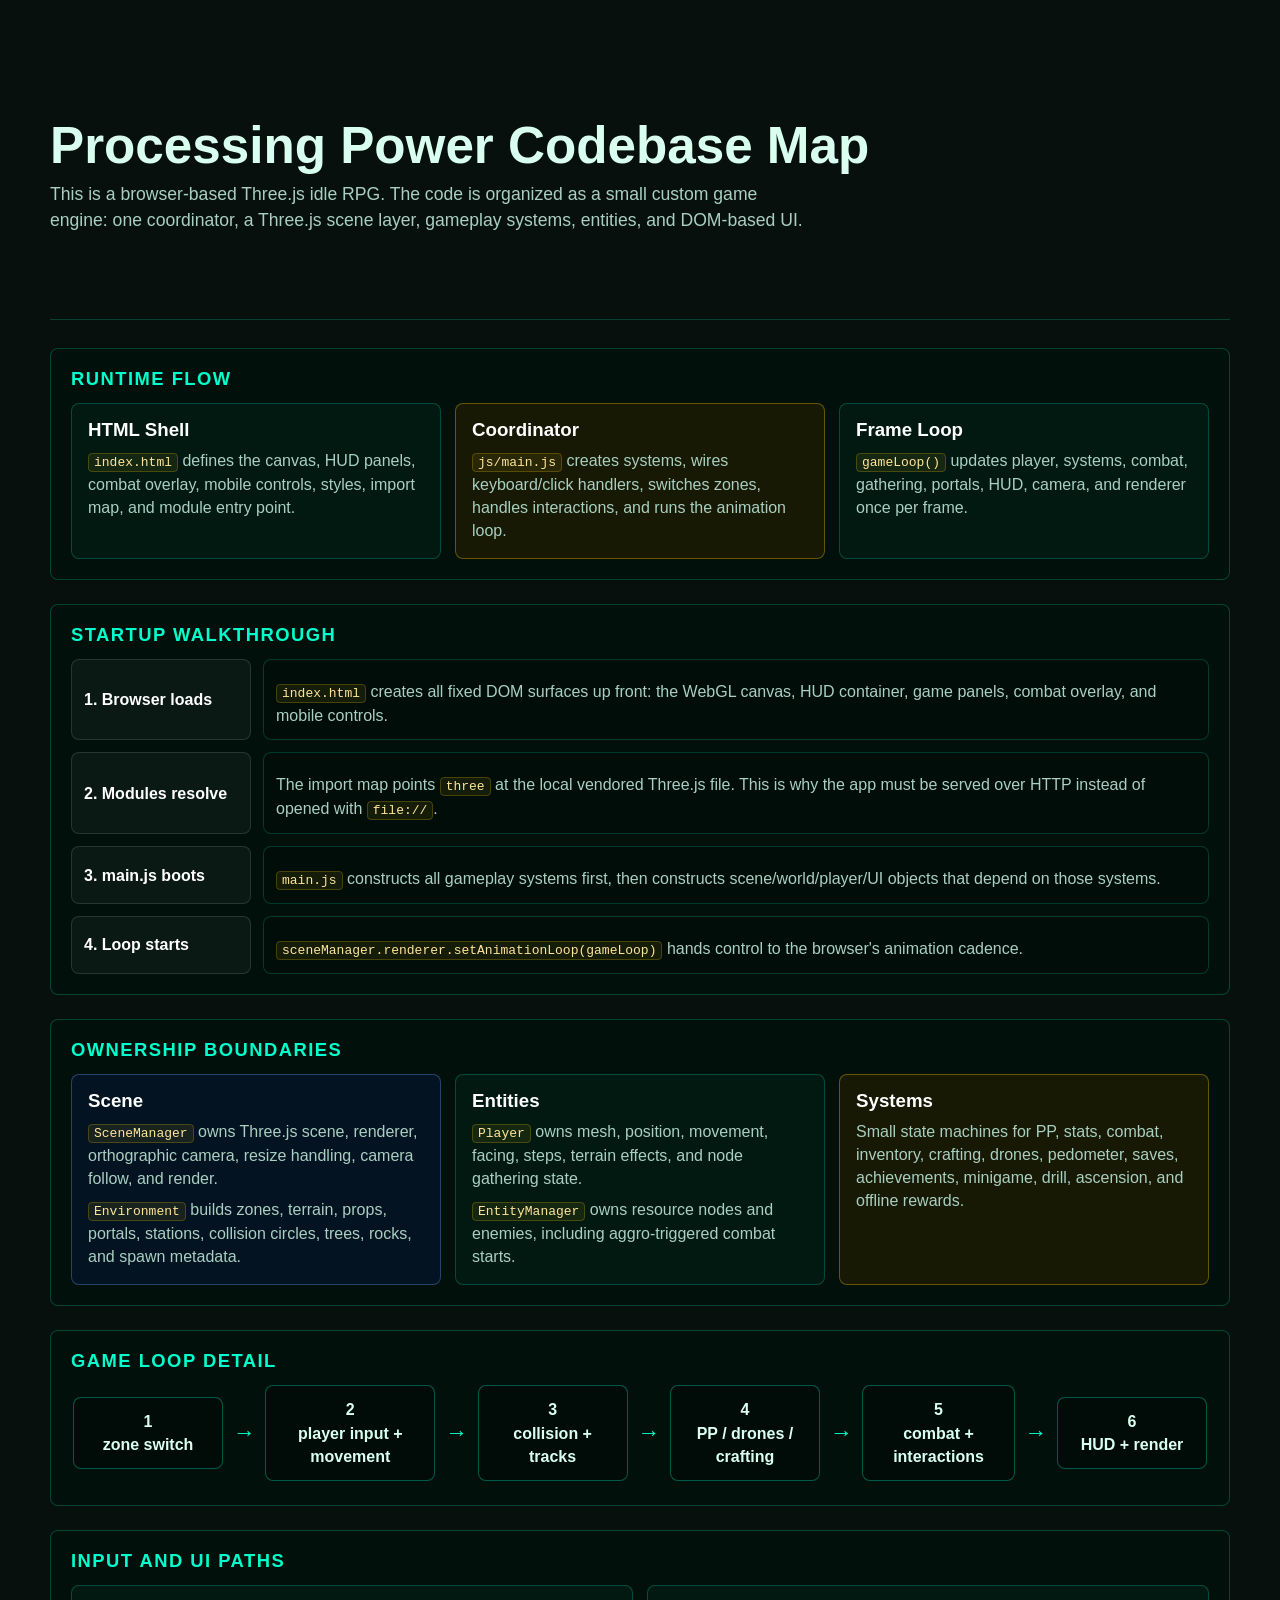
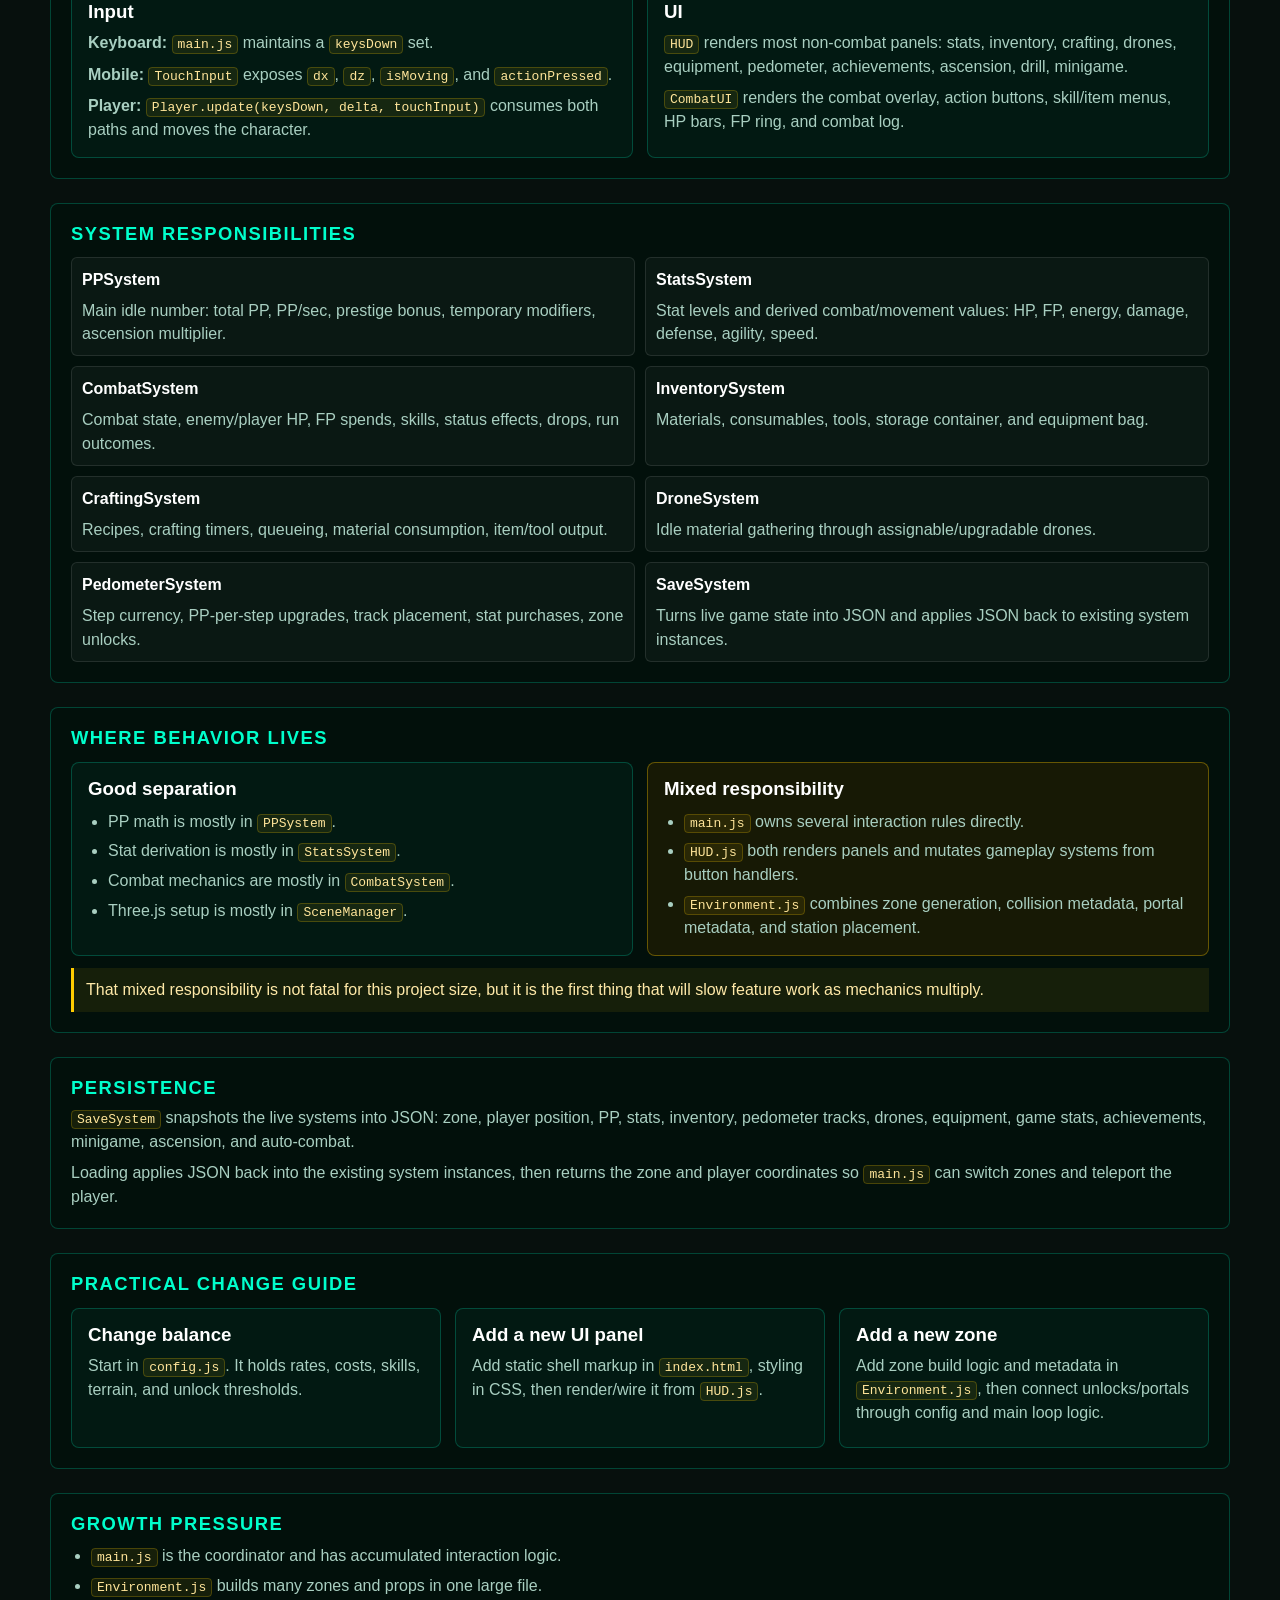
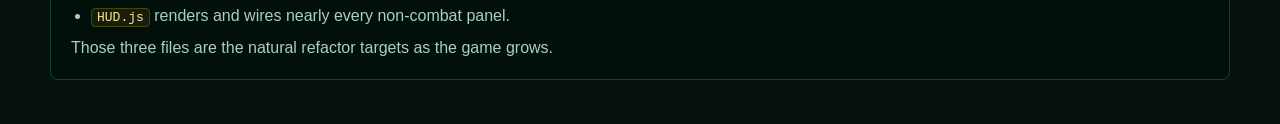
<file: codebase-explainer.html>
<!DOCTYPE html>
<html lang="en">
<head>
  <meta charset="UTF-8" />
  <meta name="viewport" content="width=device-width, initial-scale=1.0" />
  <title>Processing Power Codebase Map</title>
  <style>
    * { box-sizing: border-box; }
    body {
      margin: 0;
      background: #07100d;
      color: #d9fff1;
      font-family: "Segoe UI", Arial, sans-serif;
      line-height: 1.45;
    }
    main {
      width: min(1180px, calc(100vw - 32px));
      margin: 0 auto;
      padding: 32px 0 56px;
    }
    h1, h2, h3 { margin: 0; line-height: 1.1; }
    h1 { font-size: clamp(2rem, 4vw, 4rem); }
    h2 { font-size: 1.15rem; color: #00ffcc; letter-spacing: .08em; text-transform: uppercase; }
    h3 { color: #ffffff; margin-bottom: 8px; }
    p { color: #a9cfc1; margin: 8px 0 0; }
    code {
      color: #ffe59a;
      background: rgba(255, 204, 0, .08);
      border: 1px solid rgba(255, 204, 0, .22);
      border-radius: 4px;
      padding: 1px 5px;
    }
    .hero {
      min-height: 32vh;
      display: flex;
      flex-direction: column;
      justify-content: center;
      border-bottom: 1px solid rgba(0, 255, 204, .2);
      margin-bottom: 28px;
    }
    .subtitle {
      font-size: 1.1rem;
      max-width: 760px;
    }
    .section {
      margin-top: 24px;
      padding: 20px;
      border: 1px solid rgba(0, 255, 204, .22);
      border-radius: 8px;
      background: rgba(0, 18, 12, .66);
    }
    .swimlane {
      display: grid;
      grid-template-columns: 180px 1fr;
      gap: 12px;
      align-items: stretch;
      margin-top: 14px;
    }
    .lane-label {
      border: 1px solid rgba(255,255,255,.12);
      border-radius: 8px;
      padding: 12px;
      background: rgba(255,255,255,.04);
      color: #ffffff;
      font-weight: 700;
      display: flex;
      align-items: center;
    }
    .lane-body {
      border: 1px solid rgba(0,255,204,.18);
      border-radius: 8px;
      padding: 12px;
      background: rgba(0,0,0,.16);
    }
    .file-list {
      display: grid;
      grid-template-columns: repeat(2, 1fr);
      gap: 10px;
      margin-top: 12px;
    }
    .file {
      padding: 10px;
      border-radius: 6px;
      border: 1px solid rgba(255,255,255,.1);
      background: rgba(255,255,255,.035);
    }
    .file strong { color: #fff; }
    .note {
      border-left: 3px solid #ffcc00;
      padding: 10px 12px;
      margin-top: 12px;
      background: rgba(255,204,0,.08);
      color: #ffe9a8;
    }
    .grid {
      display: grid;
      grid-template-columns: repeat(3, 1fr);
      gap: 14px;
      margin-top: 14px;
    }
    .two { grid-template-columns: repeat(2, 1fr); }
    .card {
      border: 1px solid rgba(0, 255, 204, .22);
      border-radius: 8px;
      padding: 16px;
      background: rgba(3, 30, 22, .72);
      min-height: 140px;
    }
    .gold {
      border-color: rgba(255, 204, 0, .34);
      background: rgba(44, 34, 0, .5);
    }
    .blue {
      border-color: rgba(96, 160, 255, .34);
      background: rgba(8, 22, 48, .62);
    }
    .flow {
      display: flex;
      gap: 10px;
      overflow-x: auto;
      padding: 14px 2px 4px;
      align-items: center;
    }
    .step {
      min-width: 150px;
      border: 1px solid rgba(0, 255, 204, .32);
      border-radius: 8px;
      padding: 12px;
      text-align: center;
      background: rgba(0, 0, 0, .22);
      color: #d9fff1;
      font-weight: 700;
    }
    .arrow { color: #00ffcc; font-size: 1.4rem; }
    ul { margin: 10px 0 0; padding-left: 20px; color: #a9cfc1; }
    li + li { margin-top: 6px; }
    @media (max-width: 820px) {
      .grid, .two { grid-template-columns: 1fr; }
      .swimlane { grid-template-columns: 1fr; }
      .file-list { grid-template-columns: 1fr; }
      main { width: min(100vw - 20px, 1180px); padding-top: 20px; }
    }
  </style>
</head>
<body>
  <main>
    <section class="hero">
      <h1>Processing Power Codebase Map</h1>
      <p class="subtitle">This is a browser-based Three.js idle RPG. The code is organized as a small custom game engine: one coordinator, a Three.js scene layer, gameplay systems, entities, and DOM-based UI.</p>
    </section>

    <section class="section">
      <h2>Runtime Flow</h2>
      <div class="grid">
        <div class="card">
          <h3>HTML Shell</h3>
          <p><code>index.html</code> defines the canvas, HUD panels, combat overlay, mobile controls, styles, import map, and module entry point.</p>
        </div>
        <div class="card gold">
          <h3>Coordinator</h3>
          <p><code>js/main.js</code> creates systems, wires keyboard/click handlers, switches zones, handles interactions, and runs the animation loop.</p>
        </div>
        <div class="card">
          <h3>Frame Loop</h3>
          <p><code>gameLoop()</code> updates player, systems, combat, gathering, portals, HUD, camera, and renderer once per frame.</p>
        </div>
      </div>
    </section>

    <section class="section">
      <h2>Startup Walkthrough</h2>
      <div class="swimlane">
        <div class="lane-label">1. Browser loads</div>
        <div class="lane-body">
          <p><code>index.html</code> creates all fixed DOM surfaces up front: the WebGL canvas, HUD container, game panels, combat overlay, and mobile controls.</p>
        </div>
        <div class="lane-label">2. Modules resolve</div>
        <div class="lane-body">
          <p>The import map points <code>three</code> at the local vendored Three.js file. This is why the app must be served over HTTP instead of opened with <code>file://</code>.</p>
        </div>
        <div class="lane-label">3. main.js boots</div>
        <div class="lane-body">
          <p><code>main.js</code> constructs all gameplay systems first, then constructs scene/world/player/UI objects that depend on those systems.</p>
        </div>
        <div class="lane-label">4. Loop starts</div>
        <div class="lane-body">
          <p><code>sceneManager.renderer.setAnimationLoop(gameLoop)</code> hands control to the browser's animation cadence.</p>
        </div>
      </div>
    </section>

    <section class="section">
      <h2>Ownership Boundaries</h2>
      <div class="grid">
        <div class="card blue">
          <h3>Scene</h3>
          <p><code>SceneManager</code> owns Three.js scene, renderer, orthographic camera, resize handling, camera follow, and render.</p>
          <p><code>Environment</code> builds zones, terrain, props, portals, stations, collision circles, trees, rocks, and spawn metadata.</p>
        </div>
        <div class="card">
          <h3>Entities</h3>
          <p><code>Player</code> owns mesh, position, movement, facing, steps, terrain effects, and node gathering state.</p>
          <p><code>EntityManager</code> owns resource nodes and enemies, including aggro-triggered combat starts.</p>
        </div>
        <div class="card gold">
          <h3>Systems</h3>
          <p>Small state machines for PP, stats, combat, inventory, crafting, drones, pedometer, saves, achievements, minigame, drill, ascension, and offline rewards.</p>
        </div>
      </div>
    </section>

    <section class="section">
      <h2>Game Loop Detail</h2>
      <div class="flow">
        <div class="step">1<br>zone switch</div>
        <div class="arrow">→</div>
        <div class="step">2<br>player input + movement</div>
        <div class="arrow">→</div>
        <div class="step">3<br>collision + tracks</div>
        <div class="arrow">→</div>
        <div class="step">4<br>PP / drones / crafting</div>
        <div class="arrow">→</div>
        <div class="step">5<br>combat + interactions</div>
        <div class="arrow">→</div>
        <div class="step">6<br>HUD + render</div>
      </div>
    </section>

    <section class="section">
      <h2>Input And UI Paths</h2>
      <div class="grid two">
        <div class="card">
          <h3>Input</h3>
          <p><strong>Keyboard:</strong> <code>main.js</code> maintains a <code>keysDown</code> set.</p>
          <p><strong>Mobile:</strong> <code>TouchInput</code> exposes <code>dx</code>, <code>dz</code>, <code>isMoving</code>, and <code>actionPressed</code>.</p>
          <p><strong>Player:</strong> <code>Player.update(keysDown, delta, touchInput)</code> consumes both paths and moves the character.</p>
        </div>
        <div class="card">
          <h3>UI</h3>
          <p><code>HUD</code> renders most non-combat panels: stats, inventory, crafting, drones, equipment, pedometer, achievements, ascension, drill, minigame.</p>
          <p><code>CombatUI</code> renders the combat overlay, action buttons, skill/item menus, HP bars, FP ring, and combat log.</p>
        </div>
      </div>
    </section>

    <section class="section">
      <h2>System Responsibilities</h2>
      <div class="file-list">
        <div class="file"><strong>PPSystem</strong><p>Main idle number: total PP, PP/sec, prestige bonus, temporary modifiers, ascension multiplier.</p></div>
        <div class="file"><strong>StatsSystem</strong><p>Stat levels and derived combat/movement values: HP, FP, energy, damage, defense, agility, speed.</p></div>
        <div class="file"><strong>CombatSystem</strong><p>Combat state, enemy/player HP, FP spends, skills, status effects, drops, run outcomes.</p></div>
        <div class="file"><strong>InventorySystem</strong><p>Materials, consumables, tools, storage container, and equipment bag.</p></div>
        <div class="file"><strong>CraftingSystem</strong><p>Recipes, crafting timers, queueing, material consumption, item/tool output.</p></div>
        <div class="file"><strong>DroneSystem</strong><p>Idle material gathering through assignable/upgradable drones.</p></div>
        <div class="file"><strong>PedometerSystem</strong><p>Step currency, PP-per-step upgrades, track placement, stat purchases, zone unlocks.</p></div>
        <div class="file"><strong>SaveSystem</strong><p>Turns live game state into JSON and applies JSON back to existing system instances.</p></div>
      </div>
    </section>

    <section class="section">
      <h2>Where Behavior Lives</h2>
      <div class="grid two">
        <div class="card">
          <h3>Good separation</h3>
          <ul>
            <li>PP math is mostly in <code>PPSystem</code>.</li>
            <li>Stat derivation is mostly in <code>StatsSystem</code>.</li>
            <li>Combat mechanics are mostly in <code>CombatSystem</code>.</li>
            <li>Three.js setup is mostly in <code>SceneManager</code>.</li>
          </ul>
        </div>
        <div class="card gold">
          <h3>Mixed responsibility</h3>
          <ul>
            <li><code>main.js</code> owns several interaction rules directly.</li>
            <li><code>HUD.js</code> both renders panels and mutates gameplay systems from button handlers.</li>
            <li><code>Environment.js</code> combines zone generation, collision metadata, portal metadata, and station placement.</li>
          </ul>
        </div>
      </div>
      <p class="note">That mixed responsibility is not fatal for this project size, but it is the first thing that will slow feature work as mechanics multiply.</p>
    </section>

    <section class="section">
      <h2>Persistence</h2>
      <p><code>SaveSystem</code> snapshots the live systems into JSON: zone, player position, PP, stats, inventory, pedometer tracks, drones, equipment, game stats, achievements, minigame, ascension, and auto-combat.</p>
      <p>Loading applies JSON back into the existing system instances, then returns the zone and player coordinates so <code>main.js</code> can switch zones and teleport the player.</p>
    </section>

    <section class="section">
      <h2>Practical Change Guide</h2>
      <div class="grid">
        <div class="card">
          <h3>Change balance</h3>
          <p>Start in <code>config.js</code>. It holds rates, costs, skills, terrain, and unlock thresholds.</p>
        </div>
        <div class="card">
          <h3>Add a new UI panel</h3>
          <p>Add static shell markup in <code>index.html</code>, styling in CSS, then render/wire it from <code>HUD.js</code>.</p>
        </div>
        <div class="card">
          <h3>Add a new zone</h3>
          <p>Add zone build logic and metadata in <code>Environment.js</code>, then connect unlocks/portals through config and main loop logic.</p>
        </div>
      </div>
    </section>

    <section class="section">
      <h2>Growth Pressure</h2>
      <ul>
        <li><code>main.js</code> is the coordinator and has accumulated interaction logic.</li>
        <li><code>Environment.js</code> builds many zones and props in one large file.</li>
        <li><code>HUD.js</code> renders and wires nearly every non-combat panel.</li>
      </ul>
      <p>Those three files are the natural refactor targets as the game grows.</p>
    </section>
  </main>
</body>
</html>
</file>
